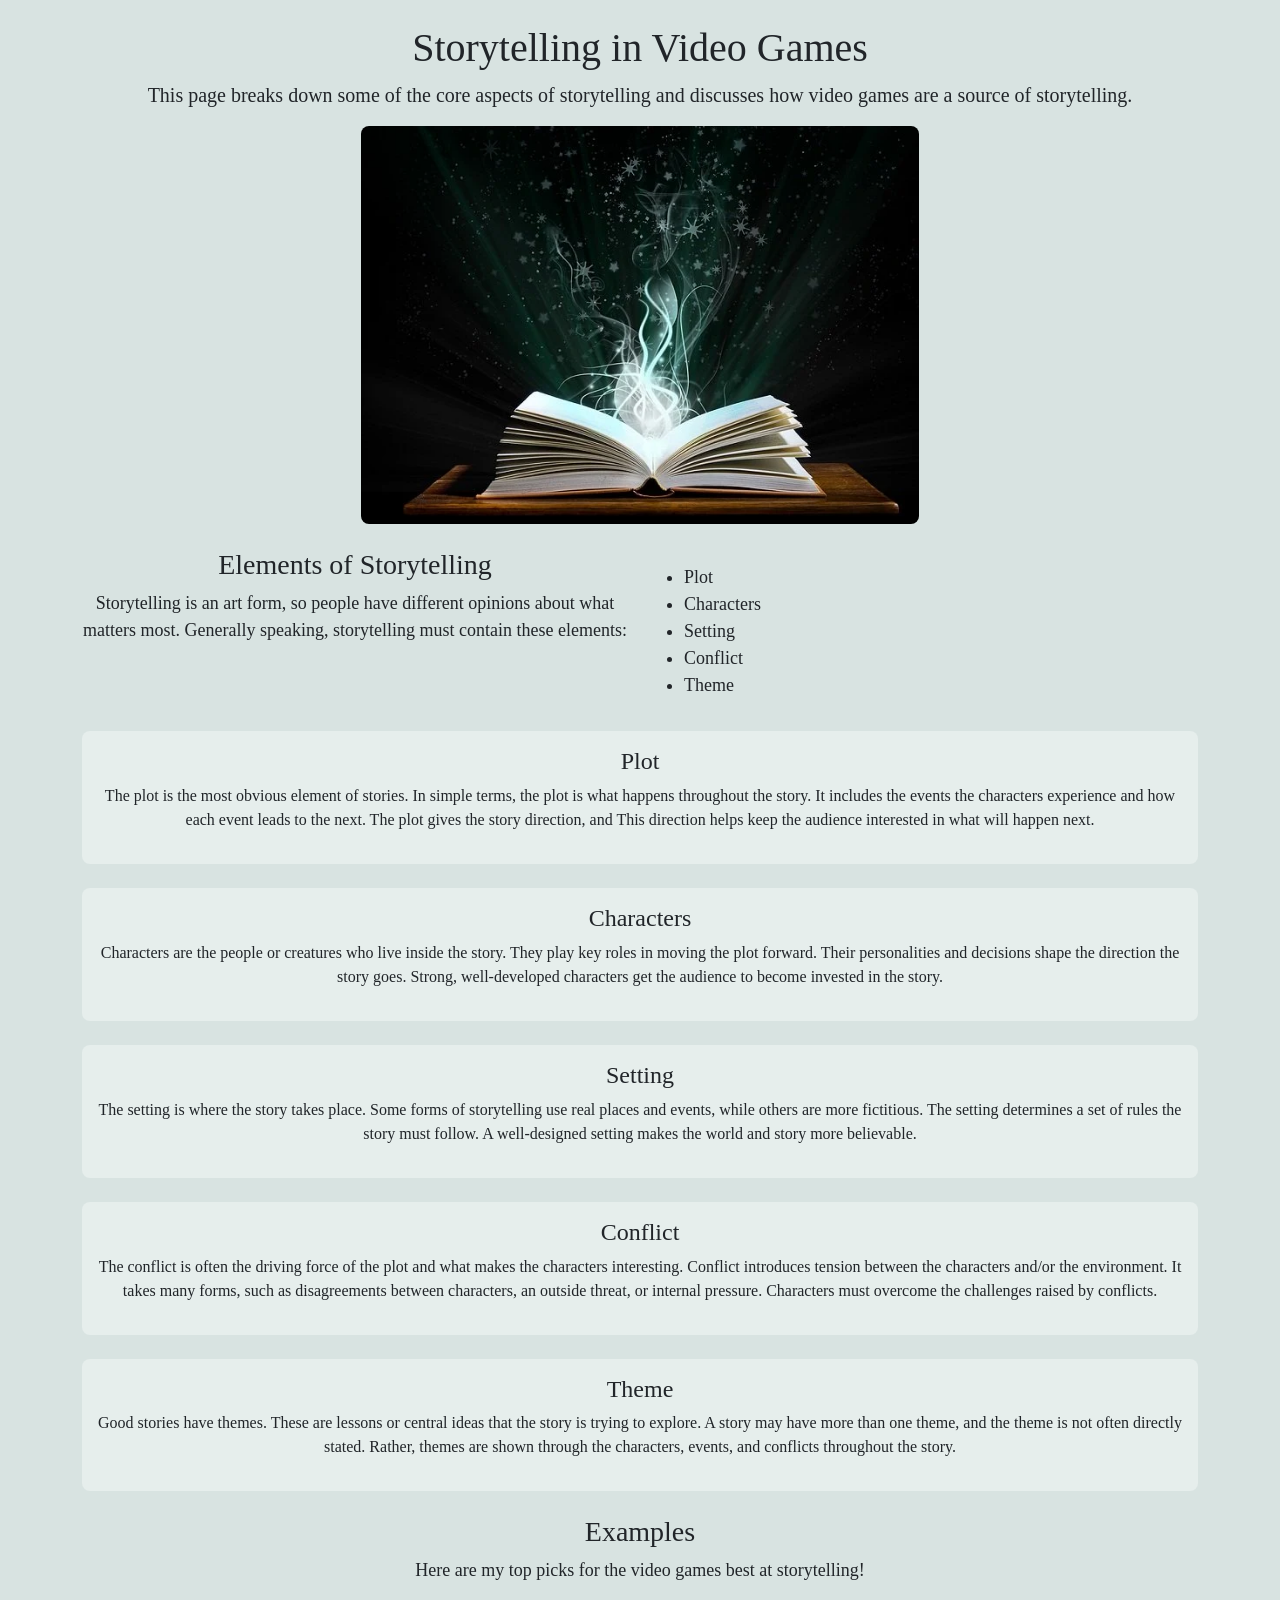
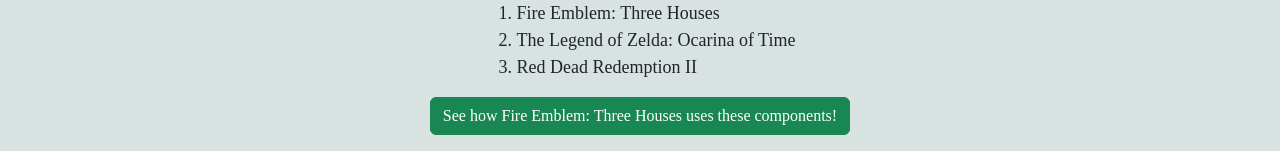
<file: index.html>
<!DOCTYPE html>
<html lang="en">
<head>
    <meta charset="UTF-8">
    <meta name="viewport" content="width=device-width, initial-scale=1.0">
    <title>Storytelling in Video Games</title>
    <!-- Link to Bootstrap -->
    <link href="https://cdn.jsdelivr.net/npm/bootstrap@5.3.8/dist/css/bootstrap.min.css" rel="stylesheet">
    <!-- Link to Stylesheet -->
    <link rel="stylesheet" href="./css/style.css" />
</head>
<body>
    <div class="container mt-4">
        <header class="text-center mb-4"id="main_page_header">
            <h1>Storytelling in Video Games</h1>
            <p class="lead" id="lead">This page breaks down some of the core aspects of storytelling and discusses how video games are a source of storytelling.</p>
            <img src="./images/storytelling.webp" alt="An image of an open book with light in a swirling pattern from its pages against a dark background." width="50%" />
        </header>
        <main id="page1_content">
            <!-- Overview of the elements of storytelling -->
            <div class="row text-center">
                <section class="col-md-6" id="elements_of_storytelling">
                    <h2>Elements of Storytelling</h2>
                    <p id="elements_of_storytelling_p">Storytelling is an art form, so people have different opinions about what matters most. Generally speaking, storytelling must contain these elements:</p>
                    </section>
                    <section class="col-md-6 mt-3 mb-3" id="elements_of_storytelling">
                        <ul id="elements_of_storytelling_list">
                            <li>Plot</li>
                            <li>Characters</li>
                            <li>Setting</li>
                            <li>Conflict</li>
                            <li>Theme</li>
                        </ul>
                    </section>
                </section>
            </div>
            <div class="text-center">
                <!-- Overview of plot -->
                <section id="overview_plot" class="p-3 mb-4 story_card">
                    <h3>Plot</h3>
                    <p>The plot is the most obvious element of stories. In simple terms, the plot is what happens throughout the story. It includes the events the characters experience and how each event leads to the next. The plot gives the story direction, and This direction helps keep the audience interested in what will happen next.</p>
                </section>
                <!-- Overview of characters -->
                <section id="overview_characters" class="p-3 mb-4 story_card">
                    <h3>Characters</h3>
                    <p>Characters are the people or creatures who live inside the story. They play key roles in moving the plot forward. Their personalities and decisions shape the direction the story goes. Strong, well-developed characters get the audience to become invested in the story.</p>
                </section>
                <!-- Overview of setting -->
                <section id="overview_setting" class="p-3 mb-4 story_card">
                    <h3>Setting</h3>
                    <p>The setting is where the story takes place. Some forms of storytelling use real places and events, while others are more fictitious. The setting determines a set of rules the story must follow. A well-designed setting makes the world and story more believable.</p>
                </section>
                <!-- Overview of conflict -->
                <section id="overview_conflict" class="p-3 mb-4 story_card">
                    <h3>Conflict</h3>
                    <p>The conflict is often the driving force of the plot and what makes the characters interesting. Conflict introduces tension between the characters and/or the environment. It takes many forms, such as disagreements between characters, an outside threat, or internal pressure. Characters must overcome the challenges raised by conflicts.</p>
                </section>
                <!-- Overview of theme -->
                <section id="overview_theme" class="p-3 mb-4 story_card">
                    <h3>Theme</h3>
                    <p>Good stories have themes. These are lessons or central ideas that the story is trying to explore. A story may have more than one theme, and the theme is not often directly stated. Rather, themes are shown through the characters, events, and conflicts throughout the story.</p>
                </section>
            </div>
            <!-- Examples of video games great at telling a story -->
            <section class="text-center" id="examples">
                <h2>Examples</h2>
                <p id="examples_p">Here are my top picks for the video games best at storytelling!</p>
            </section>
            <section class="d-flex justify-content-center" id="examples">
                <ol>
                    <li>Fire Emblem: Three Houses</li>
                    <li>The Legend of Zelda: Ocarina of Time</li>
                    <li>Red Dead Redemption II</li>
                </ol>
            </section>
            <footer id="main_page_footer">
                <p class="text-center">
                    <a href="page2.html" class="btn btn-success">See how Fire Emblem: Three Houses uses these components!</a>
                </p>
            </footer>
        </main>
    </div>
</body>
</html>
</file>
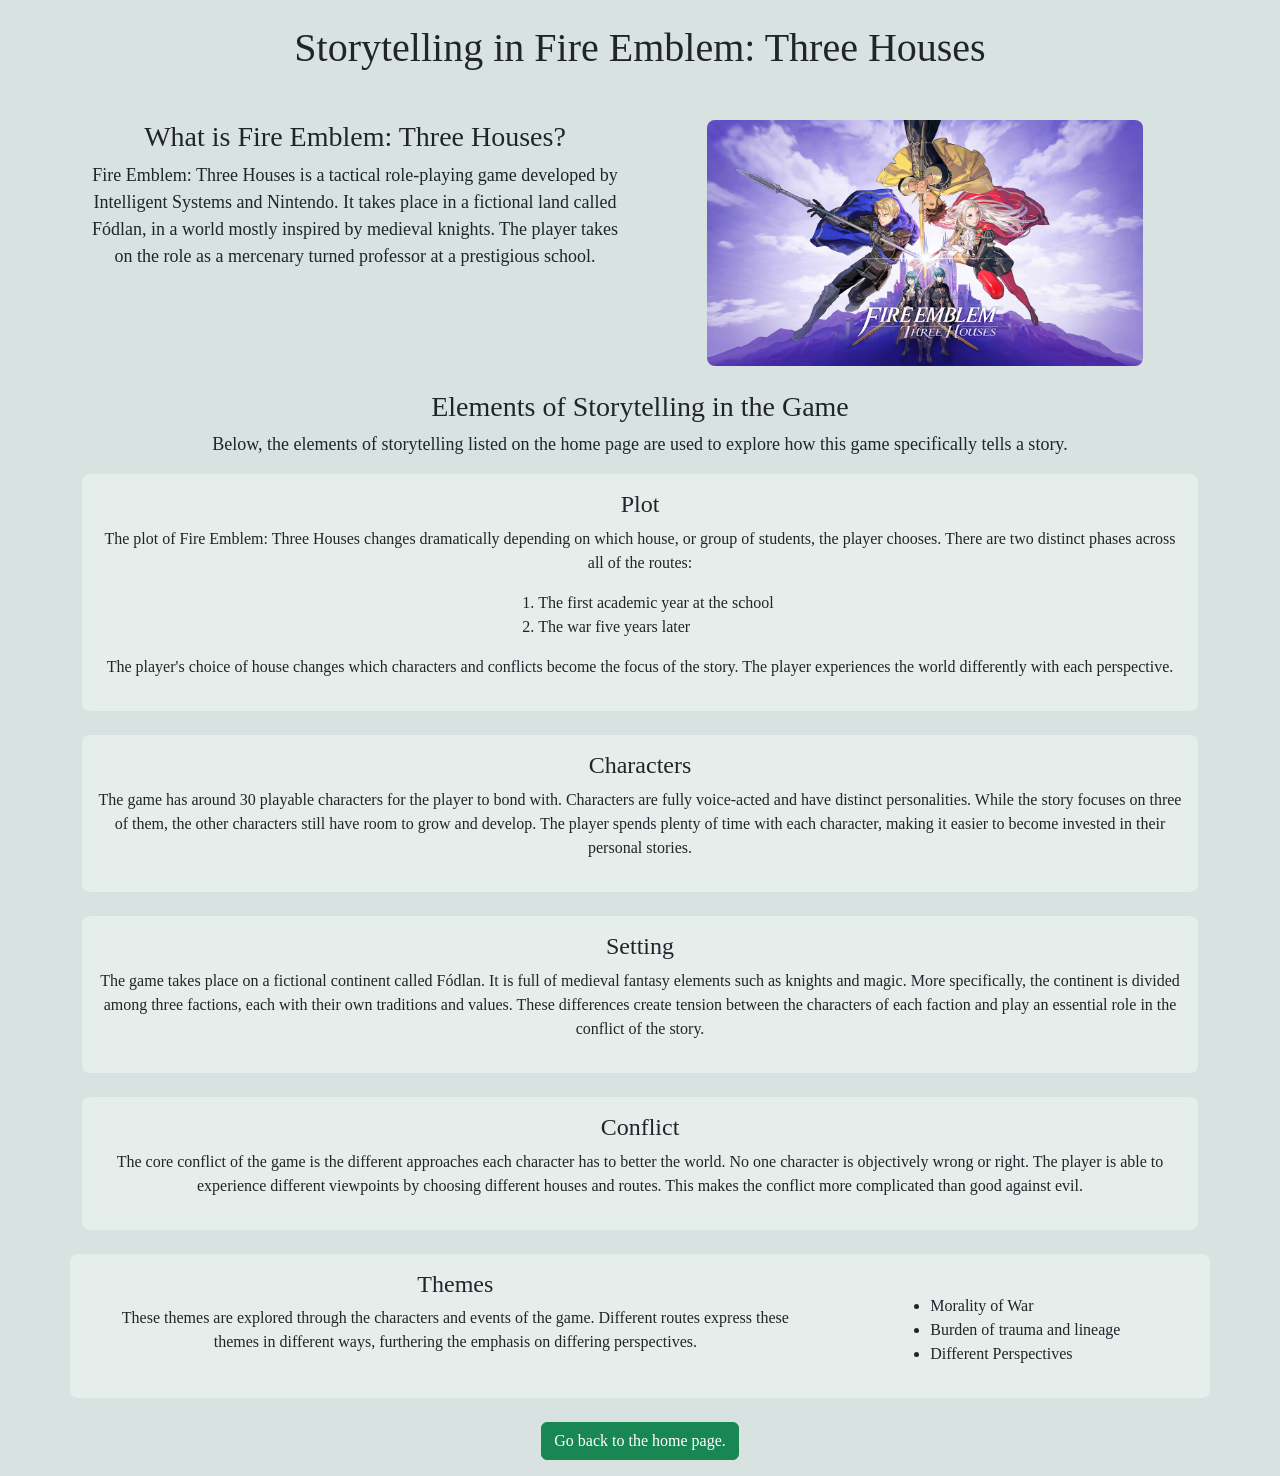
<file: page2.html>
<!DOCTYPE html>
<html lang="en">
<head>
    <meta charset="UTF-8">
    <meta name="viewport" content="width=device-width, initial-scale=1.0">
    <title>Storytelling in Fire Emblem: Three Houses</title>
     <!-- Link to Bootstrap -->
    <link href="https://cdn.jsdelivr.net/npm/bootstrap@5.3.8/dist/css/bootstrap.min.css" rel="stylesheet">
    <!-- Link to Stylesheet -->
    <link rel="stylesheet" href="./css/style.css" />
</head>
<body>
    <div class="container mt-4">
        <header class="text-center mb-4" id="page2_header">
            <h1>Storytelling in Fire Emblem: Three Houses</h1>
        </header>
        <main id="page2_content">
            <!-- Overview of Fire Emblem: Three Houses game -->
            <div class="row text-center">
                <section class="col-md-6 mt-4" id="overview_game">
                    <h2>What is Fire Emblem: Three Houses?</h2>
                    <p>Fire Emblem: Three Houses is a tactical role-playing game developed by Intelligent Systems and Nintendo. It takes place in a fictional land called Fódlan, in a world mostly inspired by medieval knights. The player takes on the role as a mercenary turned professor at a prestigious school.</p>
                </section>
                <section class="col-md-6 mt-4">
                    <img src="./images/fe3h.avif" alt="The cover art for the Fire Emblem: Three Houses video game." width="80%"/>
                </section>
            </div>
            <div class="text-center">
                <!-- Intro to specific ways elements of storytelling are used in-game -->
                <section class="mt-4" id="elements_in_game">
                    <h2>Elements of Storytelling in the Game</h2>
                    <p>Below, the elements of storytelling listed on the home page are used to explore how this game specifically tells a story.</p>
                </section>
                <!-- Overview of plot element in-game-->
                <section id="plot_in-game" class="p-3 mb-4 story_card">
                    <h3>Plot</h3>
                    <p>The plot of Fire Emblem: Three Houses changes dramatically depending on which house, or group of students, the player chooses. There are two distinct phases across all of the routes:</p>
                    <section class="d-flex justify-content-center">
                        <ol id="plot_list">
                            <li>The first academic year at the school</li>
                            <li>The war five years later</li>
                        </ol>
                    </section>
                    <p>The player's choice of house changes which characters and conflicts become the focus of the story. The player experiences the world differently with each perspective.</p>
                </section>
                <!-- Overview of character element in-game -->
                <section id="characters_in-game" class="p-3 mb-4 story_card">
                    <h3>Characters</h3>
                    <p>The game has around 30 playable characters for the player to bond with. Characters are fully voice-acted and have distinct personalities. While the story focuses on three of them, the other characters still have room to grow and develop. The player spends plenty of time with each character, making it easier to become invested in their personal stories.</p>
                </section>
                <!-- Overview of setting element in-game -->
                <section id="setting_in-game" class="p-3 mb-4 story_card">
                    <h3>Setting</h3>
                    <p>The game takes place on a fictional continent called Fódlan. It is full of medieval fantasy elements such as knights and magic. More specifically, the continent is divided among three factions, each with their own traditions and values. These differences create tension between the characters of each faction and play an essential role in the conflict of the story.</p>
                </section>
                <!-- Overview of conflict element in-game -->
                <section id="conflict_in-game" class="p-3 mb-4 story_card">
                    <h3>Conflict</h3>
                    <p>The core conflict of the game is the different approaches each character has to better the world. No one character is objectively wrong or right. The player is able to experience different viewpoints by choosing different houses and routes. This makes the conflict more complicated than good against evil.</p>
                </section>
            </div>
            <!-- Overview of theme element in-game -->
            <div class="row p-3 mb-4 story_card">
                <section id="theme_in-game" class="col-md-8 text-center">
                    <h3>Themes</h3>
                    <p id="theme_p">These themes are explored through the characters and events of the game. Different routes express these themes in different ways, furthering the emphasis on differing perspectives.</p>
                </section>
                <section id="theme_list" class="col-md-4 mt-4 d-flex justify-content-center">
                    <ul>
                        <li>Morality of War</li>
                        <li>Burden of trauma and lineage</li>
                        <li>Different Perspectives</li>
                    </ul>
                </section>
            </div>
            <footer id="page2_footer">
                <p class="text-center">
                    <a href="index.html" class="btn btn-success">Go back to the home page.</a>
                </p>
            </footer>
            </main>
    </div>
</body>
</html>
</file>
<file: css/style.css>
/* Header and image */
header {
    background-color: #d8e3e1;
    /*text-align: center;*/
    /*font-size: 20px;*/
}
img {
    /*width: 50%;*/
    border-radius: 8px;
    display: block;
    margin: auto;
}
/* h2 and h3 */
h2 {
    font-size: 28px;
    /* text-align: center; */
}
h3 {
    font-size: 24px;
    /* text-align: center; */
}
/* Background color and font */
body {
    background-color:#d8e3e1;
}
* {
    font-family: palatino linotype, serif;
}
/* button class
.button {
    background-color: #6fd172;
    color: black;
    padding: 15px;
    text-align: center;
    text-decoration: none;
    font-size: 16px;
    display: inline-block;
    margin: 10px;
} */
/* story_card class */
.story_card {
    background-color: #e6eeec;
    /* padding: 20px; */
    /* text-align: center; */
    /* text-decoration: none; */
    /* margin: 25px; */
    border-radius: 8px
}
/* Specific changes */
#overview_game,
#elements_in_game,
#elements_of_storytelling,
#examples_p,
#examples {
    font-size: 18px;
}
/* List alignment fix*/
#plot_list,
#theme_list,
#elements_of_storytelling_list {
    text-align: left;
}
/* Flexbox for theme section in page2.html */
/*#theme_wrapper {
    display: flex;
    gap: 20px;
}
#theme_p, #theme_list {
    flex: 1;
}*/
/* Flexbox for elements of storytelling section in index.html */
/*#elements_of_storytelling_wrapper {
    display: flex;
    gap: 20px;
}
#elements_of_storytelling_p, #elements_of_storytelling_list {
    flex: 1;
}*/
/* Media Queriers */
@media (max-width: 600px) {
    body{
        font-size: 14px;
    }
    /*#elements_of_storytelling_wrapper {
        flex-direction: column;
        font-size: 16px;
        row-gap: 1px;
    }
    #theme_wrapper {
        flex-direction: column;
        font-size: 14px;
        row-gap: 1px;
    }*/
    #overview_game,
    #elements_in_game,
    #examples, 
    #examples_p,
    #elements_of_storytelling_p,
    #elements_of_storytelling_list {
        font-size: 16px;
    }
    header, h3, #lead {
        font-size: 18px;
    }
    h1 {
        font-size: 28px;
    }
    h2 {
        font-size: 24px;
    }
}
@media (max-width: 380px) {
    body{
        font-size: 12px;
    }
    /*#elements_of_storytelling_wrapper {
        flex-direction: column;
        font-size: 12px;
        row-gap: 1px;
    }
    #theme_wrapper {
        flex-direction: column;
        font-size: 12px;
        row-gap: 1px;
    }*/
    #overview_game,
    #elements_in_game,
    #examples, 
    #examples_p,
    #elements_of_storytelling_p,
    #elements_of_storytelling_list {
        font-size: 14px;
    }
    header, h3, #lead {
        font-size: 16px;
    }
    h1 {
        font-size: 26px;
    }
    h2 {
        font-size: 22px;
    }
}
</file>
